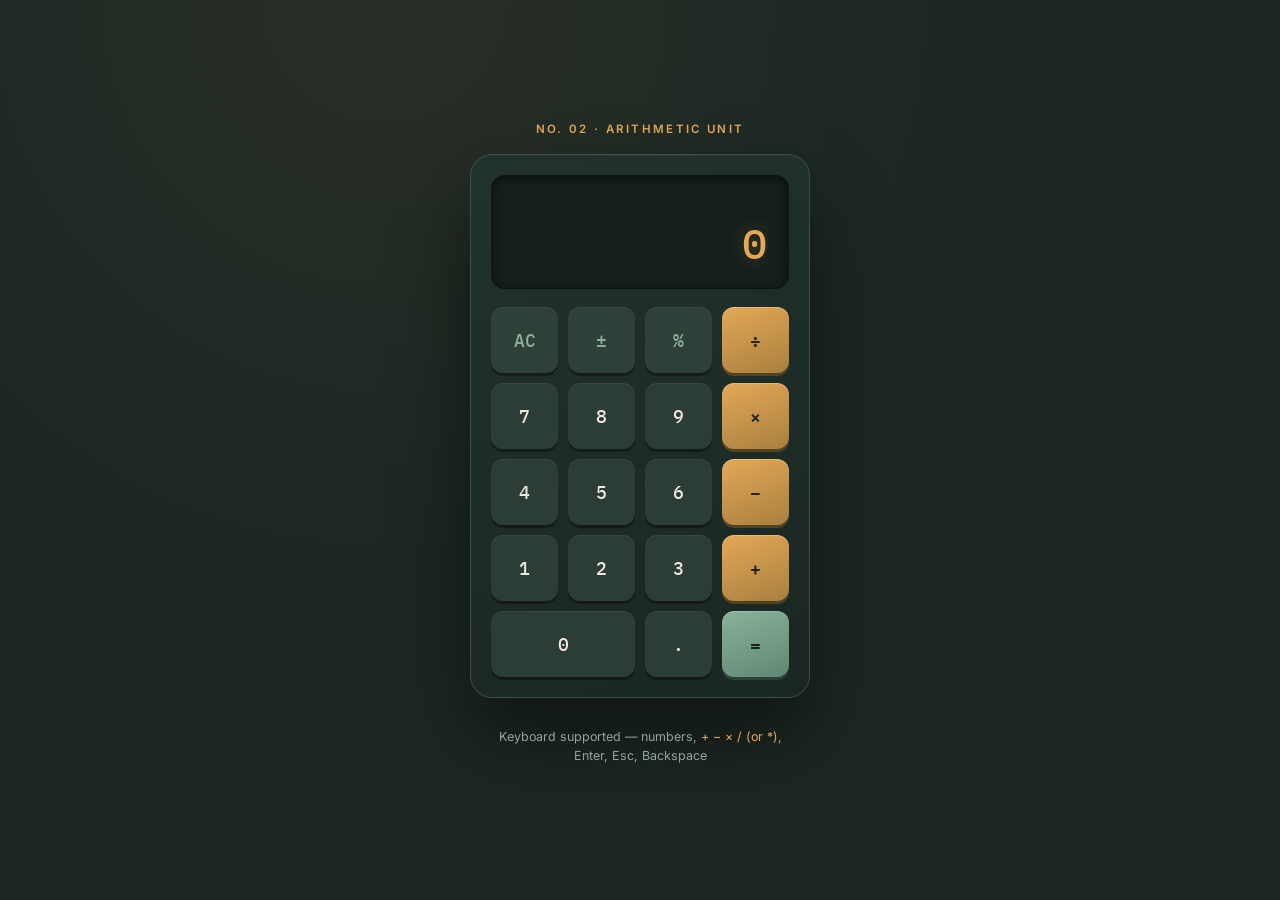
<file: 02-calculator/index.html>
<!DOCTYPE html>
<html lang="en">
<head>
<meta charset="UTF-8">
<meta name="viewport" content="width=device-width, initial-scale=1.0">
<title>Ledger — Calculator</title>
<link rel="preconnect" href="https://fonts.googleapis.com">
<link href="https://fonts.googleapis.com/css2?family=Fraunces:wght@600&family=IBM+Plex+Mono:wght@400;500;600&family=Inter:wght@400;500&display=swap" rel="stylesheet">
<link rel="stylesheet" href="style.css">
</head>
<body>

  <main class="calc-wrap">
    <p class="eyebrow">NO. 02 · ARITHMETIC UNIT</p>

    <div class="calc" id="calc">
      <div class="screen">
        <div class="screen-history" id="history"></div>
        <div class="screen-main" id="display">0</div>
      </div>

      <div class="pad">
        <button class="key key-fn" data-action="clear">AC</button>
        <button class="key key-fn" data-action="sign">±</button>
        <button class="key key-fn" data-action="percent">%</button>
        <button class="key key-op" data-op="÷">÷</button>

        <button class="key key-num" data-num="7">7</button>
        <button class="key key-num" data-num="8">8</button>
        <button class="key key-num" data-num="9">9</button>
        <button class="key key-op" data-op="×">×</button>

        <button class="key key-num" data-num="4">4</button>
        <button class="key key-num" data-num="5">5</button>
        <button class="key key-num" data-num="6">6</button>
        <button class="key key-op" data-op="−">−</button>

        <button class="key key-num" data-num="1">1</button>
        <button class="key key-num" data-num="2">2</button>
        <button class="key key-num" data-num="3">3</button>
        <button class="key key-op" data-op="+">+</button>

        <button class="key key-num key-zero" data-num="0">0</button>
        <button class="key key-num" data-action="decimal">.</button>
        <button class="key key-equals" data-action="equals">=</button>
      </div>
    </div>

    <p class="hint">Keyboard supported — numbers, <span>+ − × / (or *)</span>, Enter, Esc, Backspace</p>
  </main>

<script src="script.js"></script>
</body>
</html>
</file>
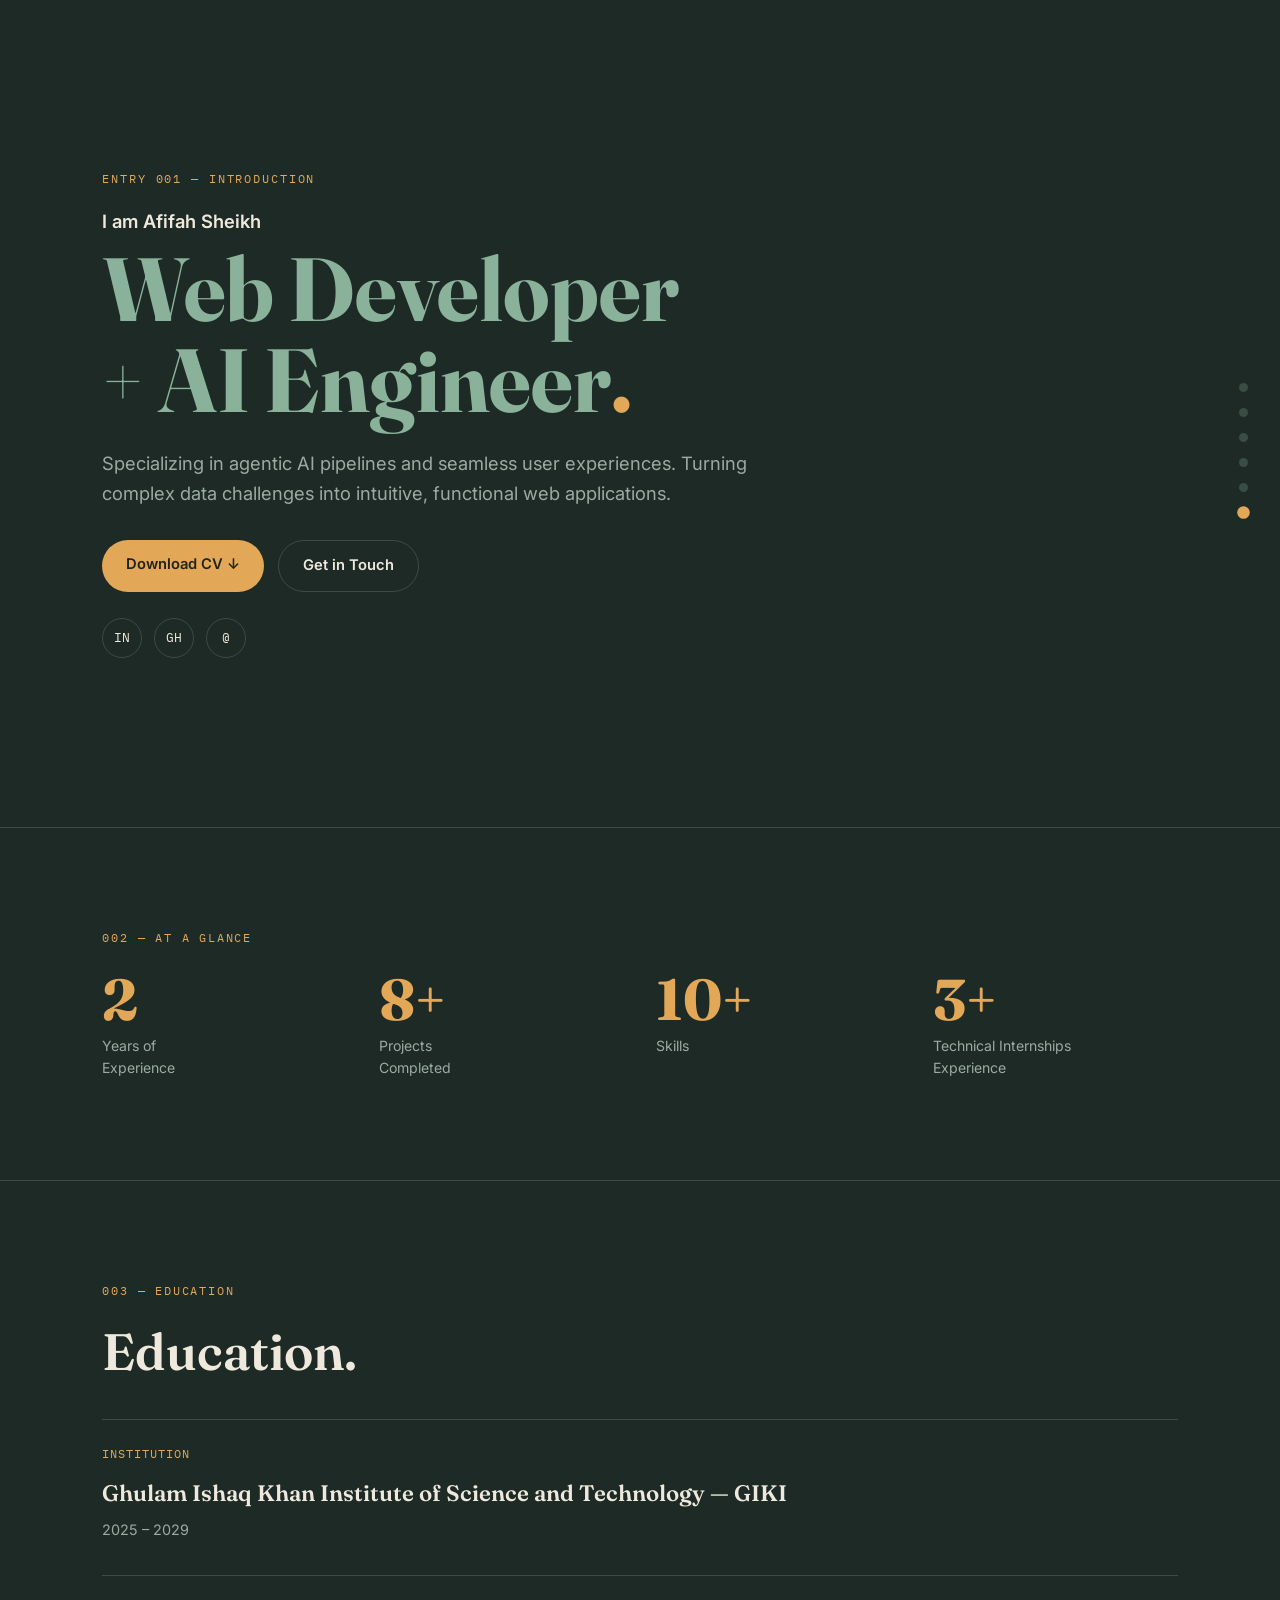
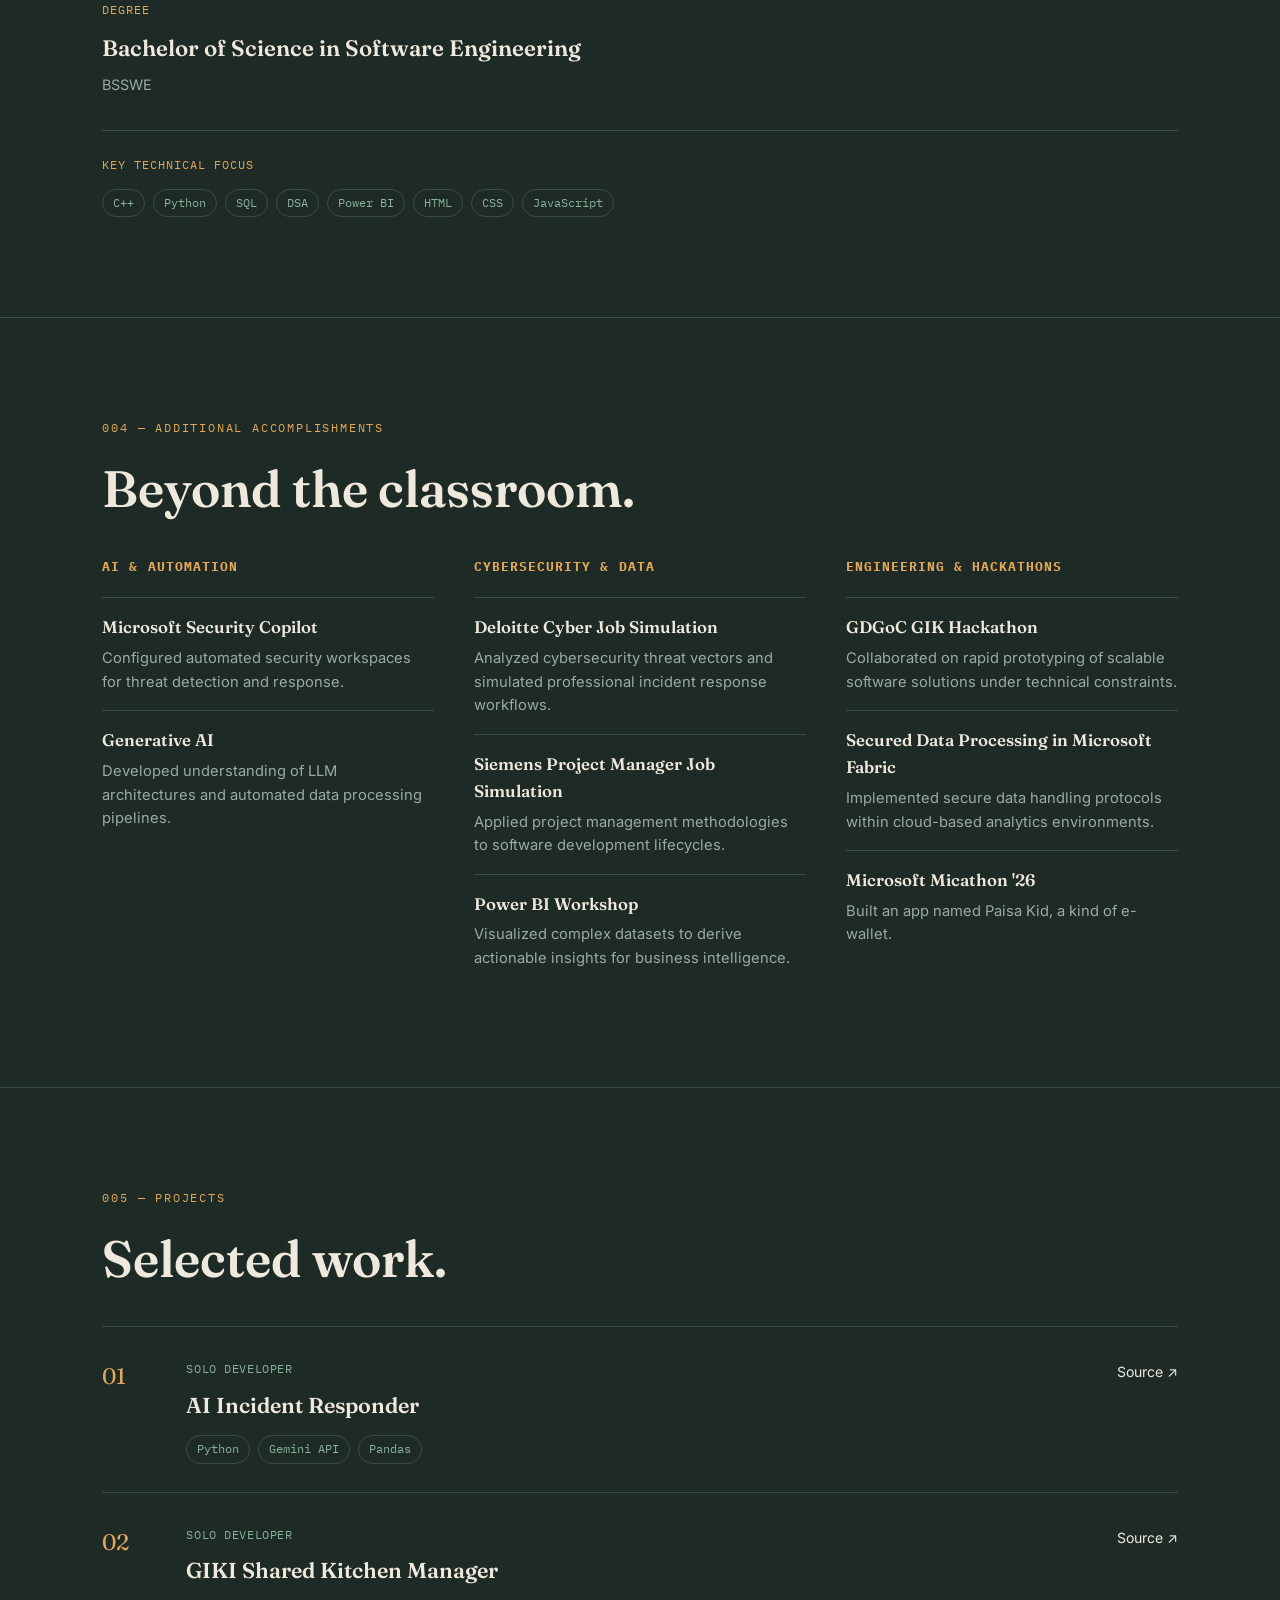
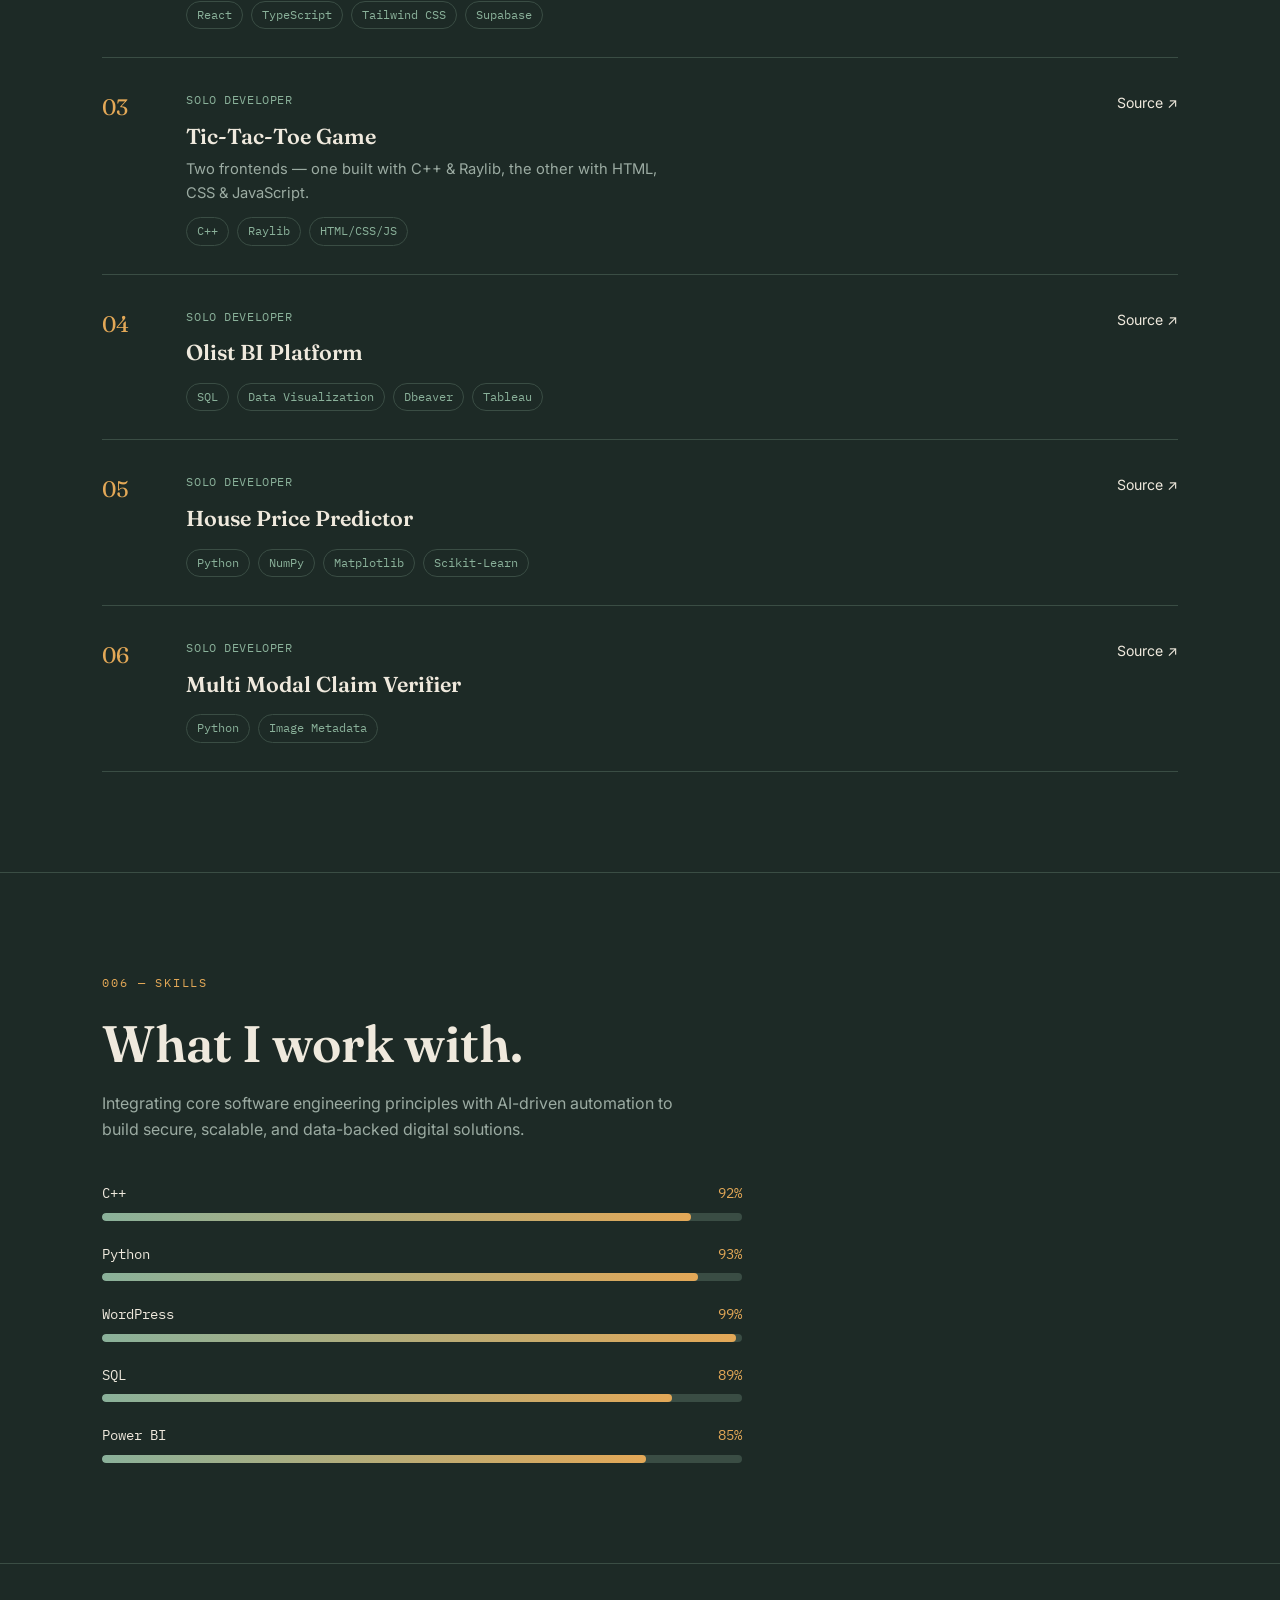
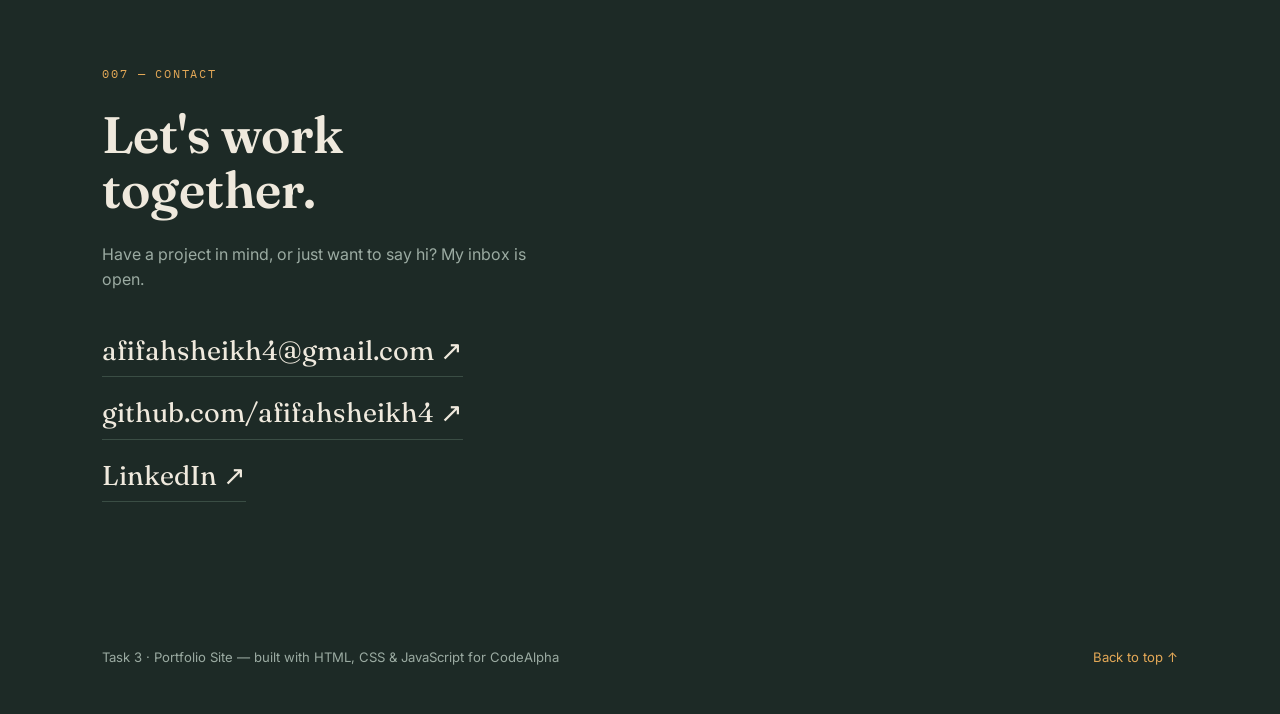
<file: 03-portfolio/index.html>
<!DOCTYPE html>
<html lang="en">
<head>
<meta charset="UTF-8">
<meta name="viewport" content="width=device-width, initial-scale=1.0">
<title>Afifah Sheikh — Web Developer + AI Engineer</title>
<link rel="preconnect" href="https://fonts.googleapis.com">
<link href="https://fonts.googleapis.com/css2?family=Fraunces:opsz,wght@9..144,500;9..144,600;9..144,700&family=Inter:wght@400;500;600&family=IBM+Plex+Mono:wght@400;500&display=swap" rel="stylesheet">
<link rel="stylesheet" href="style.css">
</head>
<body>

  <!-- Side progress rail -->
  <nav class="rail" aria-label="Section navigation">
    <a href="#about" class="rail-dot" data-label="About"></a>
    <a href="#education" class="rail-dot" data-label="Education"></a>
    <a href="#accomplishments" class="rail-dot" data-label="Accomplishments"></a>
    <a href="#projects" class="rail-dot" data-label="Projects"></a>
    <a href="#skills" class="rail-dot" data-label="Skills"></a>
    <a href="#contact" class="rail-dot" data-label="Contact"></a>
  </nav>

  <header class="hero">
    <p class="entry-mark">ENTRY 001 — INTRODUCTION</p>
    <p class="hero-intro">I am Afifah Sheikh</p>
    <h1>Web Developer<br>+ AI Engineer<span class="cursor">.</span></h1>
    <p class="hero-role">Specializing in agentic AI pipelines and seamless user experiences. Turning complex data challenges into intuitive, functional web applications.</p>
    <div class="hero-links">
      <!-- Replace href below with your actual CV file link -->
      <a href="#" class="btn btn-primary">Download CV ↓</a>
      <a href="#contact" class="btn btn-ghost">Get in Touch</a>
    </div>
    <div class="hero-social">
      <a href="https://www.linkedin.com/in/afifah-sheikh-018031257" target="_blank" rel="noopener" aria-label="LinkedIn">in</a>
      <a href="https://github.com/afifahsheikh4" target="_blank" rel="noopener" aria-label="GitHub">gh</a>
      <a href="mailto:afifahsheikh4@gmail.com" aria-label="Email">@</a>
    </div>
  </header>

  <main>
    <section id="about" class="section">
      <p class="section-mark">002 — AT A GLANCE</p>
      <div class="stat-grid">
        <div class="stat"><span class="stat-num">2</span><span class="stat-label">Years of<br>Experience</span></div>
        <div class="stat"><span class="stat-num">8+</span><span class="stat-label">Projects<br>Completed</span></div>
        <div class="stat"><span class="stat-num">10+</span><span class="stat-label">Skills</span></div>
        <div class="stat"><span class="stat-num">3+</span><span class="stat-label">Technical Internships<br>Experience</span></div>
      </div>
    </section>

    <section id="education" class="section">
      <p class="section-mark">003 — EDUCATION</p>
      <h2>Education.</h2>
      <div class="edu-grid">
        <div class="edu-item">
          <span class="edu-label">Institution</span>
          <h3>Ghulam Ishaq Khan Institute of Science and Technology — GIKI</h3>
          <p class="edu-date">2025 – 2029</p>
        </div>
        <div class="edu-item">
          <span class="edu-label">Degree</span>
          <h3>Bachelor of Science in Software Engineering</h3>
          <p class="edu-date">BSSWE</p>
        </div>
        <div class="edu-item">
          <span class="edu-label">Key Technical Focus</span>
          <div class="tags">
            <span>C++</span><span>Python</span><span>SQL</span><span>DSA</span>
            <span>Power BI</span><span>HTML</span><span>CSS</span><span>JavaScript</span>
          </div>
        </div>
      </div>
    </section>

    <section id="accomplishments" class="section">
      <p class="section-mark">004 — ADDITIONAL ACCOMPLISHMENTS</p>
      <h2>Beyond the classroom.</h2>
      <div class="accomplish-grid">
        <div class="accomplish-group">
          <h4>AI &amp; Automation</h4>
          <div class="accomplish-item">
            <h5>Microsoft Security Copilot</h5>
            <p>Configured automated security workspaces for threat detection and response.</p>
          </div>
          <div class="accomplish-item">
            <h5>Generative AI</h5>
            <p>Developed understanding of LLM architectures and automated data processing pipelines.</p>
          </div>
        </div>
        <div class="accomplish-group">
          <h4>Cybersecurity &amp; Data</h4>
          <div class="accomplish-item">
            <h5>Deloitte Cyber Job Simulation</h5>
            <p>Analyzed cybersecurity threat vectors and simulated professional incident response workflows.</p>
          </div>
          <div class="accomplish-item">
            <h5>Siemens Project Manager Job Simulation</h5>
            <p>Applied project management methodologies to software development lifecycles.</p>
          </div>
          <div class="accomplish-item">
            <h5>Power BI Workshop</h5>
            <p>Visualized complex datasets to derive actionable insights for business intelligence.</p>
          </div>
        </div>
        <div class="accomplish-group">
          <h4>Engineering &amp; Hackathons</h4>
          <div class="accomplish-item">
            <h5>GDGoC GIK Hackathon</h5>
            <p>Collaborated on rapid prototyping of scalable software solutions under technical constraints.</p>
          </div>
          <div class="accomplish-item">
            <h5>Secured Data Processing in Microsoft Fabric</h5>
            <p>Implemented secure data handling protocols within cloud-based analytics environments.</p>
          </div>
          <div class="accomplish-item">
            <h5>Microsoft Micathon '26</h5>
            <p>Built an app named Paisa Kid, a kind of e-wallet.</p>
          </div>
        </div>
      </div>
    </section>

    <section id="projects" class="section">
      <p class="section-mark">005 — PROJECTS</p>
      <h2>Selected work.</h2>
      <div class="project-list">

        <article class="project">
          <div class="project-num">01</div>
          <div class="project-info">
            <span class="project-role">Solo Developer</span>
            <h3>AI Incident Responder</h3>
            <div class="tags"><span>Python</span><span>Gemini API</span><span>Pandas</span></div>
          </div>
          <a href="#" class="project-link">Source ↗</a>
        </article>

        <article class="project">
          <div class="project-num">02</div>
          <div class="project-info">
            <span class="project-role">Solo Developer</span>
            <h3>GIKI Shared Kitchen Manager</h3>
            <div class="tags"><span>React</span><span>TypeScript</span><span>Tailwind CSS</span><span>Supabase</span></div>
          </div>
          <a href="#" class="project-link">Source ↗</a>
        </article>

        <article class="project">
          <div class="project-num">03</div>
          <div class="project-info">
            <span class="project-role">Solo Developer</span>
            <h3>Tic-Tac-Toe Game</h3>
            <p class="project-note">Two frontends — one built with C++ &amp; Raylib, the other with HTML, CSS &amp; JavaScript.</p>
            <div class="tags"><span>C++</span><span>Raylib</span><span>HTML/CSS/JS</span></div>
          </div>
          <a href="#" class="project-link">Source ↗</a>
        </article>

        <article class="project">
          <div class="project-num">04</div>
          <div class="project-info">
            <span class="project-role">Solo Developer</span>
            <h3>Olist BI Platform</h3>
            <div class="tags"><span>SQL</span><span>Data Visualization</span><span>Dbeaver</span><span>Tableau</span></div>
          </div>
          <a href="#" class="project-link">Source ↗</a>
        </article>

        <article class="project">
          <div class="project-num">05</div>
          <div class="project-info">
            <span class="project-role">Solo Developer</span>
            <h3>House Price Predictor</h3>
            <div class="tags"><span>Python</span><span>NumPy</span><span>Matplotlib</span><span>Scikit-Learn</span></div>
          </div>
          <a href="#" class="project-link">Source ↗</a>
        </article>

        <article class="project">
          <div class="project-num">06</div>
          <div class="project-info">
            <span class="project-role">Solo Developer</span>
            <h3>Multi Modal Claim Verifier</h3>
            <div class="tags"><span>Python</span><span>Image Metadata</span></div>
          </div>
          <a href="#" class="project-link">Source ↗</a>
        </article>

      </div>
    </section>

    <section id="skills" class="section">
      <p class="section-mark">006 — SKILLS</p>
      <h2>What I work with.</h2>
      <p class="skills-lede">Integrating core software engineering principles with AI-driven automation to build secure, scalable, and data-backed digital solutions.</p>
      <div class="skill-bars">
        <div class="skill-bar" data-pct="92"><div class="skill-bar-head"><span>C++</span><span class="skill-pct">92%</span></div><div class="skill-track"><div class="skill-fill"></div></div></div>
        <div class="skill-bar" data-pct="93"><div class="skill-bar-head"><span>Python</span><span class="skill-pct">93%</span></div><div class="skill-track"><div class="skill-fill"></div></div></div>
        <div class="skill-bar" data-pct="99"><div class="skill-bar-head"><span>WordPress</span><span class="skill-pct">99%</span></div><div class="skill-track"><div class="skill-fill"></div></div></div>
        <div class="skill-bar" data-pct="89"><div class="skill-bar-head"><span>SQL</span><span class="skill-pct">89%</span></div><div class="skill-track"><div class="skill-fill"></div></div></div>
        <div class="skill-bar" data-pct="85"><div class="skill-bar-head"><span>Power BI</span><span class="skill-pct">85%</span></div><div class="skill-track"><div class="skill-fill"></div></div></div>
      </div>
    </section>

    <section id="contact" class="section section-contact">
      <p class="section-mark">007 — CONTACT</p>
      <h2>Let's work<br>together.</h2>
      <p class="contact-lede">Have a project in mind, or just want to say hi? My inbox is open.</p>
      <div class="contact-links">
        <a href="mailto:afifahsheikh4@gmail.com">afifahsheikh4@gmail.com ↗</a>
        <a href="https://github.com/afifahsheikh4" target="_blank" rel="noopener">github.com/afifahsheikh4 ↗</a>
        <a href="https://www.linkedin.com/in/afifah-sheikh-018031257" target="_blank" rel="noopener">LinkedIn ↗</a>
      </div>
    </section>
  </main>

  <footer class="site-foot">
    <p>Task 3 · Portfolio Site — built with HTML, CSS &amp; JavaScript for CodeAlpha</p>
    <a href="#" class="to-top">Back to top ↑</a>
  </footer>

<script src="script.js"></script>
</body>
</html>
</file>
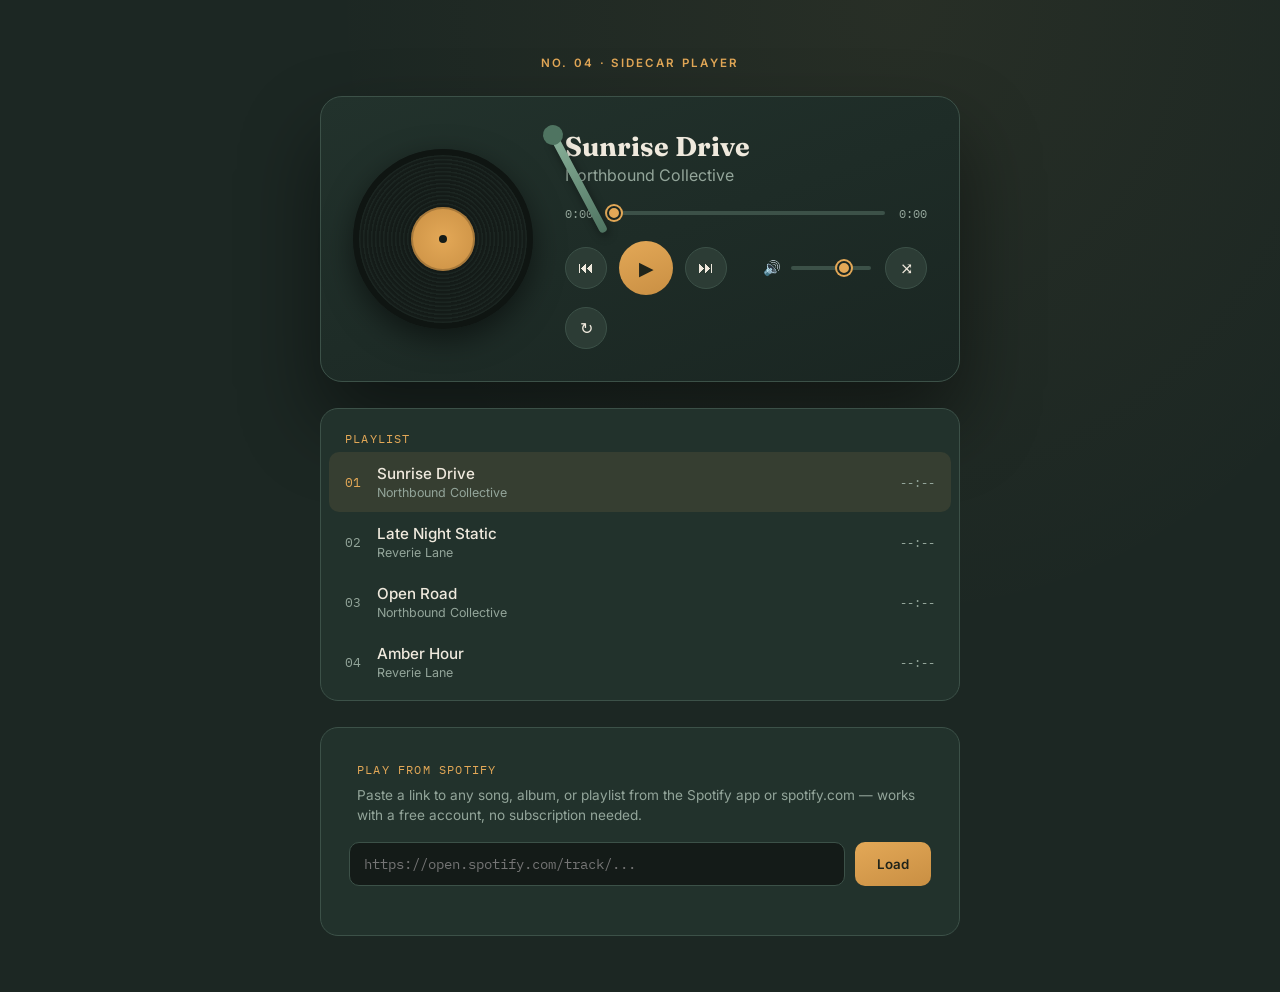
<file: 04-music-player/index.html>
<!DOCTYPE html>
<html lang="en">
<head>
<meta charset="UTF-8">
<meta name="viewport" content="width=device-width, initial-scale=1.0">
<title>Sidecar — Music Player</title>
<link rel="preconnect" href="https://fonts.googleapis.com">
<link href="https://fonts.googleapis.com/css2?family=Fraunces:wght@600;700&family=Inter:wght@400;500;600&family=IBM+Plex+Mono:wght@400;500&display=swap" rel="stylesheet">
<link rel="stylesheet" href="style.css">
</head>
<body>

  <main class="player-wrap">
    <p class="eyebrow">NO. 04 · SIDECAR PLAYER</p>

    <div class="player">
      <div class="deck">
        <div class="record" id="record">
          <div class="record-label">
            <span id="labelTitle">Sunrise Drive</span>
          </div>
        </div>
        <div class="tonearm" id="tonearm"></div>
      </div>

      <div class="deck-info">
        <h2 id="trackTitle">Sunrise Drive</h2>
        <p id="trackArtist">Northbound Collective</p>

        <div class="progress-row">
          <span id="timeCurrent">0:00</span>
          <input type="range" id="seek" class="seek" min="0" max="100" value="0" step="0.1">
          <span id="timeDuration">0:00</span>
        </div>

        <div class="controls">
          <button id="prevBtn" class="ctrl-btn" aria-label="Previous track">⏮</button>
          <button id="playBtn" class="ctrl-btn ctrl-play" aria-label="Play">▶</button>
          <button id="nextBtn" class="ctrl-btn" aria-label="Next track">⏭</button>

          <div class="volume-row">
            <span class="vol-icon">🔊</span>
            <input type="range" id="volume" class="volume" min="0" max="100" value="70">
          </div>

          <button id="shuffleBtn" class="ctrl-btn ctrl-toggle" aria-label="Toggle shuffle">⤨</button>
          <button id="loopBtn" class="ctrl-btn ctrl-toggle" aria-label="Toggle loop">↻</button>
        </div>
      </div>
    </div>

    <div class="playlist" id="playlist">
      <p class="playlist-title">Playlist</p>
      <ul id="playlistItems"></ul>
    </div>

    <div class="spotify-panel">
      <p class="playlist-title">Play from Spotify</p>
      <p class="spotify-help">
        Paste a link to any song, album, or playlist from the Spotify app or spotify.com —
        works with a free account, no subscription needed.
      </p>
      <form id="spotifyForm" class="spotify-form">
        <input
          type="url"
          id="spotifyInput"
          placeholder="https://open.spotify.com/track/..."
          autocomplete="off"
          required
        >
        <button type="submit">Load</button>
      </form>
      <p id="spotifyError" class="spotify-error"></p>
      <div id="spotifyEmbedWrap" class="spotify-embed-wrap"></div>
    </div>
  </main>

  <audio id="audio" preload="metadata"></audio>

<script src="script.js"></script>
</body>
</html>
</file>
<file: 02-calculator/style.css>
:root{
  --bg:#1c2723;
  --panel:#22322c;
  --panel-hi:#2b3d35;
  --line:#3c5148;
  --gold:#e3a857;
  --gold-dim:#a9803f;
  --sage:#8ab19a;
  --text:#efe9dd;
  --muted:#93a59a;
  --screen:#151f1b;
  --font-display:"Fraunces", serif;
  --font-mono:"IBM Plex Mono", monospace;
  --font-body:"Inter", sans-serif;
}
*{box-sizing:border-box;}
body{
  margin:0;
  min-height:100vh;
  display:flex;
  align-items:center;
  justify-content:center;
  background:
    radial-gradient(ellipse at 30% 0%, rgba(227,168,87,0.06), transparent 45%),
    var(--bg);
  font-family:var(--font-body);
  color:var(--text);
  padding:40px 16px;
}

.calc-wrap{
  display:flex;
  flex-direction:column;
  align-items:center;
  gap:18px;
}

.eyebrow{
  letter-spacing:.2em;
  font-size:.72rem;
  color:var(--gold);
  text-transform:uppercase;
  font-weight:600;
  margin:0;
}

.calc{
  width:340px;
  background:linear-gradient(160deg, var(--panel), #1a2622);
  border:1px solid var(--line);
  border-radius:22px;
  padding:20px;
  box-shadow:
    0 40px 80px rgba(0,0,0,0.45),
    inset 0 1px 0 rgba(255,255,255,0.03);
}

.screen{
  background:var(--screen);
  border-radius:14px;
  padding:24px 20px 18px;
  margin-bottom:18px;
  border:1px solid rgba(0,0,0,0.4);
  box-shadow:inset 0 2px 10px rgba(0,0,0,0.5);
  text-align:right;
  overflow:hidden;
}
.screen-history{
  font-family:var(--font-mono);
  font-size:.85rem;
  color:var(--muted);
  min-height:1.2em;
  white-space:nowrap;
  overflow:hidden;
  text-overflow:ellipsis;
}
.screen-main{
  font-family:var(--font-mono);
  font-weight:500;
  font-size:2.6rem;
  color:var(--gold);
  letter-spacing:.02em;
  white-space:nowrap;
  overflow:hidden;
  text-overflow:ellipsis;
  text-shadow:0 0 18px rgba(227,168,87,0.25);
  transition:font-size .15s ease;
}

.pad{
  display:grid;
  grid-template-columns:repeat(4, 1fr);
  gap:10px;
}

.key{
  font-family:var(--font-mono);
  font-size:1.15rem;
  font-weight:500;
  border:none;
  border-radius:12px;
  padding:18px 0;
  cursor:pointer;
  color:var(--text);
  background:var(--panel-hi);
  box-shadow:
    inset 0 1px 0 rgba(255,255,255,0.06),
    0 3px 0 rgba(0,0,0,0.35);
  transition:transform .08s ease, box-shadow .08s ease, background .2s ease;
}
.key:active{
  transform:translateY(2px);
  box-shadow:inset 0 1px 0 rgba(255,255,255,0.06), 0 1px 0 rgba(0,0,0,0.35);
}
.key-num:hover{ background:#334840; }

.key-fn{
  background:#2f4038;
  color:var(--sage);
}
.key-fn:hover{ background:#38493f; }

.key-op{
  background:linear-gradient(160deg, var(--gold), var(--gold-dim));
  color:#20241a;
  font-weight:600;
  box-shadow:
    inset 0 1px 0 rgba(255,255,255,0.25),
    0 3px 0 rgba(120,84,30,0.6);
}
.key-op:hover{ filter:brightness(1.06); }
.key-op:active{ box-shadow:inset 0 1px 0 rgba(255,255,255,0.2), 0 1px 0 rgba(120,84,30,0.6); }
.key-op.is-active{
  outline:2px solid var(--text);
  outline-offset:-2px;
}

.key-zero{ grid-column:span 2; }

.key-equals{
  background:linear-gradient(160deg, var(--sage), #5f8873);
  color:#152019;
  font-weight:600;
  box-shadow:
    inset 0 1px 0 rgba(255,255,255,0.2),
    0 3px 0 rgba(50,80,64,0.7);
}
.key-equals:active{ box-shadow:inset 0 1px 0 rgba(255,255,255,0.2), 0 1px 0 rgba(50,80,64,0.7); }

.hint{
  color:var(--muted);
  font-size:.78rem;
  text-align:center;
  max-width:300px;
  line-height:1.5;
}
.hint span{ color:var(--gold); }

:focus-visible{
  outline:2px solid var(--gold);
  outline-offset:2px;
}

@media (max-width:380px){
  .calc{ width:92vw; }
}
</file>
<file: 03-portfolio/style.css>
:root{
  --bg:#1d2a26;
  --bg-alt:#20302a;
  --line:#3a4d44;
  --gold:#e3a857;
  --sage:#8ab19a;
  --text:#efe9dd;
  --muted:#9baba2;
  --font-display:"Fraunces", serif;
  --font-body:"Inter", sans-serif;
  --font-mono:"IBM Plex Mono", monospace;
}
*{box-sizing:border-box;}
html{ scroll-behavior:smooth; }
body{
  margin:0;
  background:var(--bg);
  color:var(--text);
  font-family:var(--font-body);
  -webkit-font-smoothing:antialiased;
  line-height:1.6;
}

/* Side rail nav */
.rail{
  position:fixed;
  right:32px; top:50%;
  transform:translateY(-50%);
  display:flex;
  flex-direction:column;
  gap:16px;
  z-index:50;
}
.rail-dot{
  width:9px; height:9px;
  border-radius:50%;
  background:var(--line);
  position:relative;
  transition:background .3s ease, transform .3s ease;
}
.rail-dot::after{
  content:attr(data-label);
  position:absolute;
  right:20px; top:50%;
  transform:translateY(-50%);
  font-size:.7rem;
  color:var(--muted);
  white-space:nowrap;
  opacity:0;
  transition:opacity .25s ease;
  font-family:var(--font-mono);
  letter-spacing:.03em;
}
.rail-dot:hover::after{ opacity:1; }
.rail-dot.is-active{ background:var(--gold); transform:scale(1.4); }
@media (max-width:900px){ .rail{ display:none; } }

/* Hero */
.hero{
  min-height:92vh;
  display:flex;
  flex-direction:column;
  justify-content:center;
  padding:0 8vw;
  border-bottom:1px solid var(--line);
}
.entry-mark{
  font-family:var(--font-mono);
  color:var(--gold);
  letter-spacing:.15em;
  font-size:.78rem;
  margin:0 0 18px;
}
.hero-intro{
  font-size:1.15rem;
  font-weight:600;
  margin:0 0 6px;
  color:var(--text);
}
.hero h1{
  font-family:var(--font-display);
  font-weight:700;
  font-size:clamp(2.6rem, 8vw, 5.6rem);
  margin:0;
  line-height:1.02;
  color:var(--sage);
}
.cursor{ color:var(--gold); }
.hero-role{
  color:var(--muted);
  font-size:clamp(1rem, 1.8vw, 1.15rem);
  margin:24px 0 32px;
  max-width:56ch;
}
.hero-links{ display:flex; gap:14px; flex-wrap:wrap; margin-bottom:26px; }
.btn{
  font-family:var(--font-body);
  font-weight:600;
  font-size:.92rem;
  padding:13px 24px;
  border-radius:999px;
  text-decoration:none;
  transition:all .25s ease;
  display:inline-block;
}
.btn-primary{ background:var(--gold); color:#20241a; }
.btn-primary:hover{ filter:brightness(1.08); transform:translateY(-2px); }
.btn-ghost{ color:var(--text); border:1px solid var(--line); }
.btn-ghost:hover{ border-color:var(--gold); color:var(--gold); }

.hero-social{ display:flex; gap:12px; }
.hero-social a{
  width:40px; height:40px;
  border:1px solid var(--line);
  border-radius:50%;
  display:flex;
  align-items:center;
  justify-content:center;
  color:var(--text);
  text-decoration:none;
  font-size:.8rem;
  font-family:var(--font-mono);
  text-transform:uppercase;
  transition:all .2s ease;
}
.hero-social a:hover{ border-color:var(--gold); color:var(--gold); }

/* Sections */
.section{
  padding:100px 8vw;
  border-bottom:1px solid var(--line);
  opacity:0;
  transform:translateY(24px);
  transition:opacity .7s ease, transform .7s ease;
}
.section.is-visible{ opacity:1; transform:translateY(0); }
.section-mark{
  font-family:var(--font-mono);
  color:var(--gold);
  letter-spacing:.15em;
  font-size:.75rem;
  margin:0 0 24px;
}
.section h2{
  font-family:var(--font-display);
  font-weight:600;
  font-size:clamp(2rem, 4.5vw, 3.2rem);
  margin:0 0 40px;
  line-height:1.08;
}

/* Stats */
.stat-grid{
  display:grid;
  grid-template-columns:repeat(auto-fit, minmax(160px, 1fr));
  gap:32px;
}
.stat{ display:flex; flex-direction:column; gap:6px; }
.stat-num{
  font-family:var(--font-display);
  font-weight:700;
  font-size:clamp(2.4rem, 5vw, 3.6rem);
  color:var(--gold);
  line-height:1;
}
.stat-label{ color:var(--muted); font-size:.88rem; }

/* Education */
.edu-grid{
  display:grid;
  gap:34px;
}
.edu-item{ border-top:1px solid var(--line); padding-top:20px; }
.edu-label{
  font-family:var(--font-mono);
  color:var(--gold);
  font-size:.75rem;
  letter-spacing:.08em;
  text-transform:uppercase;
}
.edu-item h3{
  font-family:var(--font-display);
  font-size:1.4rem;
  font-weight:600;
  margin:10px 0 6px;
  max-width:60ch;
}
.edu-date{ color:var(--muted); margin:0; font-size:.9rem; }

/* Accomplishments */
.accomplish-grid{
  display:grid;
  grid-template-columns:repeat(auto-fit, minmax(260px, 1fr));
  gap:40px;
}
.accomplish-group h4{
  font-family:var(--font-mono);
  color:var(--gold);
  font-size:.8rem;
  letter-spacing:.08em;
  text-transform:uppercase;
  margin:0 0 20px;
}
.accomplish-item{ border-top:1px solid var(--line); padding:16px 0; }
.accomplish-item h5{
  font-family:var(--font-display);
  font-size:1.05rem;
  font-weight:600;
  margin:0 0 6px;
}
.accomplish-item p{ color:var(--muted); margin:0; font-size:.92rem; }

/* Shared tags */
.tags{ display:flex; gap:8px; flex-wrap:wrap; margin-top:12px; }
.tags span{
  font-family:var(--font-mono);
  font-size:.72rem;
  color:var(--sage);
  border:1px solid var(--line);
  padding:4px 10px;
  border-radius:999px;
}

/* Projects */
.project-list{ display:flex; flex-direction:column; }
.project{
  display:grid;
  grid-template-columns:60px 1fr auto;
  align-items:start;
  gap:24px;
  padding:28px 0;
  border-top:1px solid var(--line);
  transition:padding-left .3s ease, background .3s ease;
}
.project:last-child{ border-bottom:1px solid var(--line); }
.project:hover{ padding-left:14px; background:var(--bg-alt); }
.project-num{
  font-family:var(--font-display);
  color:var(--gold);
  font-size:1.4rem;
  padding-top:4px;
}
.project-role{
  font-family:var(--font-mono);
  color:var(--sage);
  font-size:.72rem;
  letter-spacing:.05em;
  text-transform:uppercase;
}
.project-info h3{
  margin:8px 0 4px;
  font-family:var(--font-display);
  font-size:1.35rem;
  font-weight:600;
}
.project-note{ color:var(--muted); margin:0 0 10px; max-width:55ch; font-size:.92rem; }
.project-link{
  color:var(--text);
  text-decoration:none;
  font-size:.88rem;
  white-space:nowrap;
  border-bottom:1px solid transparent;
  transition:border-color .2s ease, color .2s ease;
  padding-top:6px;
}
.project-link:hover{ color:var(--gold); border-color:var(--gold); }
@media (max-width:640px){
  .project{ grid-template-columns:36px 1fr; }
  .project-link{ grid-column:2; padding-top:0; }
}

/* Skills */
.skills-lede{ color:var(--muted); max-width:60ch; margin:-20px 0 40px; }
.skill-bars{ display:flex; flex-direction:column; gap:22px; max-width:640px; }
.skill-bar-head{
  display:flex;
  justify-content:space-between;
  font-family:var(--font-mono);
  font-size:.88rem;
  margin-bottom:8px;
}
.skill-pct{ color:var(--gold); }
.skill-track{
  height:8px;
  background:var(--line);
  border-radius:999px;
  overflow:hidden;
}
.skill-fill{
  height:100%;
  width:0%;
  background:linear-gradient(90deg, var(--sage), var(--gold));
  border-radius:999px;
  transition:width 1.1s cubic-bezier(.2,.8,.2,1);
}

/* Contact */
.section-contact{ border-bottom:none; }
.contact-lede{ color:var(--muted); max-width:44ch; margin:-16px 0 36px; }
.contact-links{
  display:flex;
  flex-direction:column;
  gap:14px;
  font-family:var(--font-display);
  font-size:clamp(1.1rem, 2.6vw, 1.7rem);
}
.contact-links a{
  color:var(--text);
  text-decoration:none;
  width:fit-content;
  border-bottom:1px solid var(--line);
  padding-bottom:4px;
  transition:color .2s ease, border-color .2s ease;
}
.contact-links a:hover{ color:var(--gold); border-color:var(--gold); }

.site-foot{
  padding:32px 8vw;
  display:flex;
  justify-content:space-between;
  align-items:center;
  color:var(--muted);
  font-size:.82rem;
  flex-wrap:wrap;
  gap:12px;
}
.to-top{ color:var(--gold); text-decoration:none; }

:focus-visible{ outline:2px solid var(--gold); outline-offset:3px; }

@media (prefers-reduced-motion: reduce){
  html{ scroll-behavior:auto; }
  .section{ opacity:1; transform:none; transition:none; }
  .skill-fill{ transition:none; }
}
</file>
<file: 04-music-player/style.css>
:root{
  --bg:#1c2723;
  --panel:#22322c;
  --line:#3c5148;
  --gold:#e3a857;
  --sage:#8ab19a;
  --text:#efe9dd;
  --muted:#93a59a;
  --vinyl:#141b18;
  --font-display:"Fraunces", serif;
  --font-body:"Inter", sans-serif;
  --font-mono:"IBM Plex Mono", monospace;
}
*{box-sizing:border-box;}
body{
  margin:0;
  min-height:100vh;
  background:
    radial-gradient(ellipse at 70% 0%, rgba(227,168,87,0.06), transparent 45%),
    var(--bg);
  color:var(--text);
  font-family:var(--font-body);
  display:flex;
  justify-content:center;
  padding:56px 16px;
}

.player-wrap{
  display:flex;
  flex-direction:column;
  align-items:center;
  gap:26px;
  width:100%;
  max-width:640px;
}

.eyebrow{
  letter-spacing:.2em;
  font-size:.72rem;
  color:var(--gold);
  text-transform:uppercase;
  font-weight:600;
  margin:0;
}

.player{
  width:100%;
  background:linear-gradient(160deg, var(--panel), #1a2622);
  border:1px solid var(--line);
  border-radius:22px;
  padding:32px;
  box-shadow:0 40px 80px rgba(0,0,0,0.45);
  display:grid;
  grid-template-columns:180px 1fr;
  gap:32px;
  align-items:center;
}
@media (max-width:560px){
  .player{ grid-template-columns:1fr; justify-items:center; text-align:center; }
}

.deck{
  position:relative;
  width:180px;
  height:180px;
}
.record{
  width:180px;
  height:180px;
  border-radius:50%;
  background:
    repeating-radial-gradient(circle, var(--vinyl) 0px, var(--vinyl) 2px, #1b2521 3px, #1b2521 4px);
  box-shadow:0 10px 30px rgba(0,0,0,0.5), inset 0 0 0 6px #0f1512;
  display:flex;
  align-items:center;
  justify-content:center;
  animation:spin 6s linear infinite;
  animation-play-state:paused;
}
.record.is-spinning{ animation-play-state:running; }
.record-label{
  width:64px;
  height:64px;
  border-radius:50%;
  background:radial-gradient(circle, var(--gold), #c98f43);
  display:flex;
  align-items:center;
  justify-content:center;
  box-shadow:inset 0 0 0 2px rgba(0,0,0,0.2);
  position:relative;
}
.record-label::after{
  content:"";
  position:absolute;
  width:8px; height:8px;
  border-radius:50%;
  background:var(--vinyl);
}
.record-label span{ display:none; }

@keyframes spin{ to{ transform:rotate(360deg); } }

.tonearm{
  position:absolute;
  top:-14px; right:-24px;
  width:8px; height:110px;
  background:linear-gradient(var(--sage), #4f7461);
  border-radius:6px;
  transform-origin:top center;
  transform:rotate(-28deg);
  transition:transform .5s cubic-bezier(.3,.9,.4,1.1);
  box-shadow:0 4px 10px rgba(0,0,0,0.4);
}
.tonearm::before{
  content:"";
  position:absolute;
  top:-10px; left:-6px;
  width:20px; height:20px;
  border-radius:50%;
  background:#4f7461;
}
.tonearm.is-playing{ transform:rotate(0deg) translateX(6px); }

.deck-info h2{
  font-family:var(--font-display);
  font-size:1.7rem;
  font-weight:700;
  margin:0 0 2px;
}
.deck-info p{
  color:var(--muted);
  margin:0 0 20px;
}

.progress-row{
  display:flex;
  align-items:center;
  gap:12px;
  font-family:var(--font-mono);
  font-size:.78rem;
  color:var(--muted);
  margin-bottom:20px;
}

input[type="range"]{
  -webkit-appearance:none;
  appearance:none;
  height:4px;
  border-radius:999px;
  background:var(--line);
  flex:1;
  cursor:pointer;
}
input[type="range"]::-webkit-slider-thumb{
  -webkit-appearance:none;
  width:14px; height:14px;
  border-radius:50%;
  background:var(--gold);
  border:2px solid #1a2622;
  box-shadow:0 0 0 2px var(--gold);
  cursor:pointer;
}
input[type="range"]::-moz-range-thumb{
  width:14px; height:14px;
  border-radius:50%;
  background:var(--gold);
  border:2px solid #1a2622;
  cursor:pointer;
}
.seek{ flex:1; }

.controls{
  display:flex;
  align-items:center;
  gap:12px;
  flex-wrap:wrap;
}
.ctrl-btn{
  background:#2c3c35;
  border:1px solid var(--line);
  color:var(--text);
  width:42px; height:42px;
  border-radius:50%;
  font-size:1rem;
  cursor:pointer;
  transition:all .2s ease;
  display:flex;
  align-items:center;
  justify-content:center;
}
.ctrl-btn:hover{ border-color:var(--gold); color:var(--gold); }
.ctrl-play{
  width:54px; height:54px;
  background:linear-gradient(160deg, var(--gold), #c98f43);
  color:#20241a;
  font-size:1.2rem;
  border:none;
}
.ctrl-play:hover{ filter:brightness(1.08); color:#20241a; }
.ctrl-toggle.is-active{
  border-color:var(--sage);
  color:var(--sage);
  background:rgba(138,177,154,0.12);
}

.volume-row{
  display:flex;
  align-items:center;
  gap:8px;
  margin-left:auto;
}
.volume{ width:80px; }
.vol-icon{ font-size:.9rem; }
@media (max-width:560px){ .volume-row{ margin-left:0; width:100%; justify-content:center; } }

.playlist{
  width:100%;
  background:var(--panel);
  border:1px solid var(--line);
  border-radius:18px;
  padding:8px;
}
.playlist-title{
  font-family:var(--font-mono);
  font-size:.75rem;
  letter-spacing:.1em;
  color:var(--gold);
  text-transform:uppercase;
  padding:14px 16px 6px;
  margin:0;
}
#playlistItems{
  list-style:none;
  margin:0;
  padding:0;
}
.playlist-item{
  display:flex;
  align-items:center;
  gap:14px;
  padding:12px 16px;
  border-radius:10px;
  cursor:pointer;
  transition:background .2s ease;
}
.playlist-item:hover{ background:#2c3c35; }
.playlist-item.is-active{
  background:rgba(227,168,87,0.1);
}
.pl-index{
  font-family:var(--font-mono);
  color:var(--muted);
  font-size:.8rem;
  width:18px;
}
.playlist-item.is-active .pl-index{ color:var(--gold); }
.pl-meta{ flex:1; min-width:0; }
.pl-meta h4{
  margin:0;
  font-size:.95rem;
  font-weight:500;
  color:var(--text);
  white-space:nowrap;
  overflow:hidden;
  text-overflow:ellipsis;
}
.pl-meta p{
  margin:2px 0 0;
  font-size:.78rem;
  color:var(--muted);
}
.pl-duration{
  font-family:var(--font-mono);
  font-size:.78rem;
  color:var(--muted);
}
.pl-wave{
  display:flex;
  gap:2px;
  align-items:flex-end;
  height:14px;
  width:16px;
}
.pl-wave span{
  width:3px;
  background:var(--gold);
  border-radius:1px;
  animation:wave 1s ease-in-out infinite;
}
.pl-wave span:nth-child(1){ height:40%; animation-delay:0s; }
.pl-wave span:nth-child(2){ height:100%; animation-delay:.2s; }
.pl-wave span:nth-child(3){ height:60%; animation-delay:.4s; }
@keyframes wave{ 0%,100%{ transform:scaleY(0.4); } 50%{ transform:scaleY(1); } }

/* Spotify panel */
.spotify-panel{
  width:100%;
  background:var(--panel);
  border:1px solid var(--line);
  border-radius:18px;
  padding:20px;
}
.spotify-help{
  color:var(--muted);
  font-size:.85rem;
  margin:2px 16px 16px;
  line-height:1.5;
}
.spotify-form{
  display:flex;
  gap:10px;
  margin:0 8px 8px;
}
.spotify-form input{
  flex:1;
  background:var(--vinyl);
  border:1px solid var(--line);
  border-radius:10px;
  padding:12px 14px;
  color:var(--text);
  font-family:var(--font-mono);
  font-size:.85rem;
}
.spotify-form input:focus{
  outline:none;
  border-color:var(--gold);
}
.spotify-form button{
  background:linear-gradient(160deg, var(--gold), #c98f43);
  color:#20241a;
  border:none;
  border-radius:10px;
  padding:0 22px;
  font-weight:600;
  font-family:var(--font-body);
  cursor:pointer;
  transition:filter .2s ease;
}
.spotify-form button:hover{ filter:brightness(1.08); }
.spotify-error{
  color:#e88a6b;
  font-size:.8rem;
  margin:0 8px 8px;
  min-height:1em;
}
.spotify-embed-wrap{
  margin:8px;
}
.spotify-embed-wrap iframe{
  width:100%;
  border-radius:12px;
  border:none;
}

:focus-visible{ outline:2px solid var(--gold); outline-offset:2px; }

@media (prefers-reduced-motion: reduce){
  .record{ animation:none; }
  .tonearm{ transition:none; }
  .pl-wave span{ animation:none; }
}
</file>
